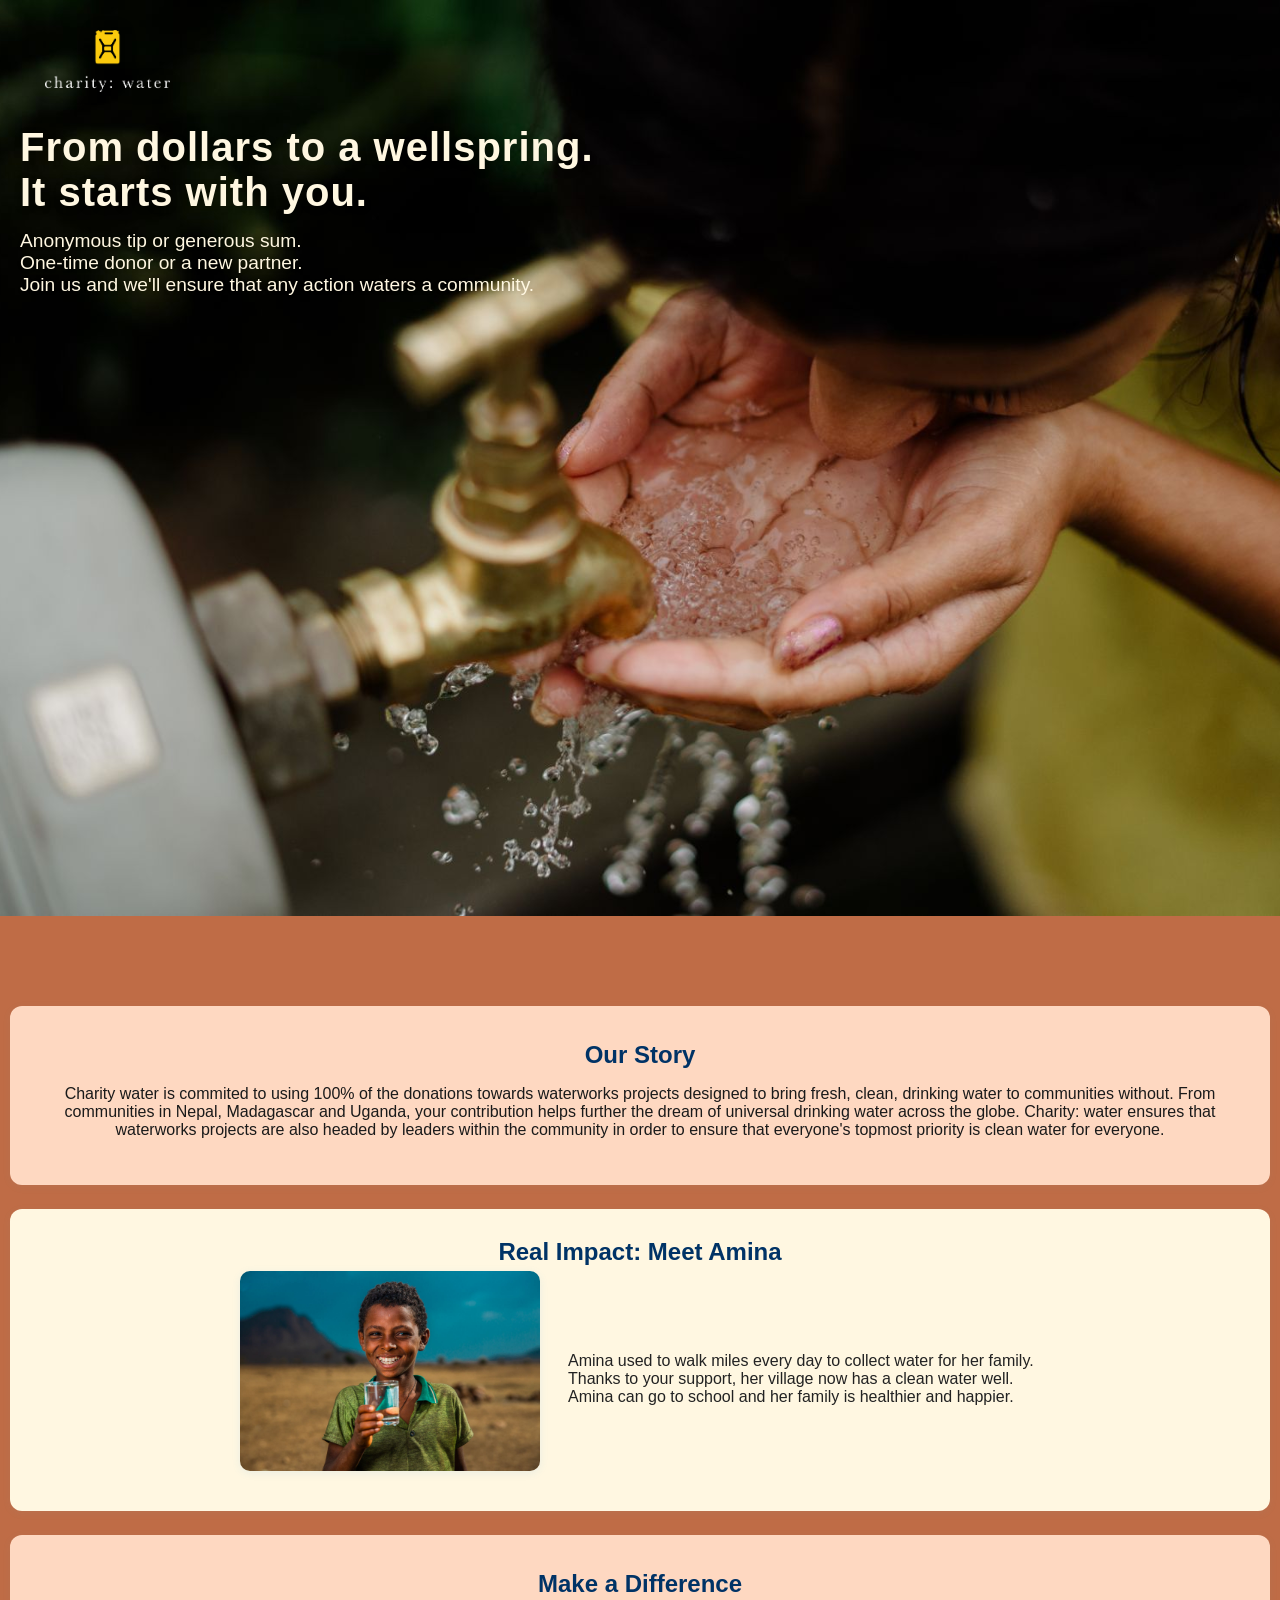
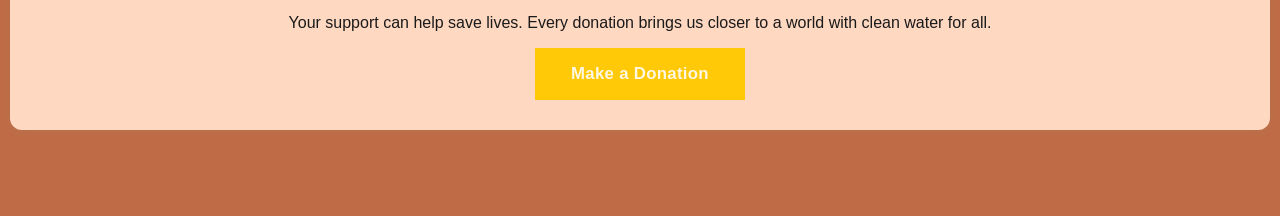
<file: index.html>
<!DOCTYPE html>
<html lang="en">
<head>
    <meta charset="UTF-8">
    <meta name="viewport" content="width=device-width, initial-scale=1.0">
    <title>Charity Water Landing Page</title>
    <link rel="stylesheet" href="styles.css">
</head>
<body>
  <!-- Hero Section: This is the main banner at the top of the page -->
  <section class="hero" style="padding-left: 20px; padding-top: 30px;">
      <img 
        src="img/charitywater_logo_vertical_WhiteText.png" 
        alt="charity: water logo" 
        class="brand-logo"
      >

      <!-- Main headline -->
      <h1 style="text-align: left;">From dollars to a wellspring.<br>
        It starts with you.</h1>
      <!-- Subheadline -->
      <p style="text-align: left;">Anonymous tip or generous sum.<br>One-time donor or a new partner.<br>
        Join us and we'll ensure that any action waters a community.
      </p>
  </section>

  <div class="landing-wrapper">
    <main>

    <!-- Story Section: This tells the story of the nonprofit -->
    <section class="story">
        <h2>Our Story</h2>
        <p>Charity water is commited to using 100% of the donations towards waterworks projects designed to bring fresh, clean, drinking water to communities without. From communities in Nepal, Madagascar and Uganda, your contribution helps further the dream of universal drinking water across the globe. Charity: water ensures that waterworks projects are also headed by leaders within the community in order to ensure that everyone's topmost priority is clean water for everyone.</p>
         
    </section>

    <!-- Real-World Impact Story Section -->
    <section class="impact-story">

      <h2>Real Impact: Meet Amina</h2>
        <div class="impact-content">
            <!-- Impact image -->
            <img src="img/amina-photo.jpg" alt="Amina smiling with clean water" class="impact-image">
            <p>
                Amina used to walk miles every day to collect water for her family. Thanks to your support, her village now has a clean water well. Amina can go to school and her family is healthier and happier.
            </p>
        </div>
    </section>

    <!-- Call-to-Action Section: This encourages visitors to take action -->
    <section class="call-to-action">
        <h2>Make a Difference</h2>
        <p>Your support can help save lives. Every donation brings us closer to a world with clean water for all.</p>
        <a href="https://www.charitywater.org/donate" class="btn-donate">Make a Donation</a>
    </section>

    </main>
  </div>

</body>

</html>
</file>
<file: styles.css>
/* charity: water Brand Colors & Fonts

Primary Colors:
- Yellow:     #FFC907
- Blue:       #2E9DF7

Secondary Colors:
- Light Blue: #8BD1CB
- Green:      #4FCB53
- Orange:     #FF902A
- Red:        #F5402C
- Dark Green: #159A48
- Pink:       #F16061

I have no clue whatever these colors are.
But here are the colors from the brand usage presentation

Yellow: #FFC907
Navy:   #003366
Cyan:   #77A8BB
White:  #FFF7E1
Black:  #1A1A1A
Skin1:  #FED8C1
Skin2:  #BF6C46
Grey:   #CBCCD1

Fonts:
- Proxima Nova
- Avenir

*/

/* 
  Charity: Water Landing Page Styles
  This CSS uses the provided color palette and beginner-friendly styles.
*/

/* Set up the main font and background color for the whole page */
body {
  background-color: #FFF7E1; 
  font-family: 'Avenir', 'Proxima Nova', Arial, sans-serif;
  margin: 0;
  padding: 0;
  color: #222;
}

/* Add a slight shadow and rounded corners to each section for depth */
section {
  background: #FFF7E1; /* White background for sections */
  border-radius: 12px; /* Rounded corners */
  box-shadow: 0 2px 8px rgba(119, 168, 187, 0.07); /* Soft blue shadow */
  margin: 24px 10px; /* Space between sections */
  padding: 24px 16px;
}

/* Hero Section Styles */
.hero {
  position: relative; /* Needed for overlay */
  /* Set a background image that covers the whole section */
  background-image: url('img/Ambote-CharityWater-09667.jpg');
  background-size: cover;      /* Make the image cover the whole area */
  background-position: center; /* Center the image */
  background-repeat: no-repeat;
  color: #FFF7E1;                 /* White text for contrast */
  text-align: center;          /* Center the text */
  padding: 600px 60px;          /* Add space above and below */
  margin: 0px;
  border-radius: 0 0 0 0; /* Only round bottom corners */


  /* Add a dark overlay for better text readability */
  /* This uses a simple linear-gradient overlay */
  background-blend-mode: darken;
}

/* Make the headline bold and modern */
.hero h1 {
  font-size: 2.5em;
  font-weight: bold;
  letter-spacing: 1px;
  margin-bottom: 15px;
  text-shadow: 0 2px 8px rgba(0,0,0,0.15); /* Soft shadow for readability */
}

/* Style the subheadline */
.hero p {
  font-size: 1.2em;
  margin-top: 0;
  text-shadow: 0 1px 4px rgba(0,0,0,0.12);
}

/* Story Section Styles */
.story {
  background-color: #FED8C1; /* Secondary Light Blue */
  color: #1A1A1A;
  text-align: center;
  padding: 30px 20px;
}

/* Add accent color to section headings */
h2 {
  color: #003366; /* Primary blue */
  margin-top: 5px;
  margin-bottom: 5px;
  font-weight: bold;
  text-align: center;
}

/* Call-to-Action Section Styles */
.call-to-action {
  background-color: #FED8C1; /* Primary Yellow */
  color: #1A1A1A;
  text-align: center;
  padding: 30px 20px;
}

/* Style the impact story image */
.impact-image {
  width: 100%;
  max-width: 320px;
  border-radius: 10px;
  margin-bottom: 16px;
  box-shadow: 0 2px 8px rgba(46, 157, 247, 0.10);
}

/* Add some spacing between sections */
section {
  margin-bottom: 20px;
}

/* 
  Media Queries for Responsive Design
  Media queries help make your website look good on different screen sizes,
  like phones (small screens) and computers (large screens).
*/

/* This media query applies styles when the screen is 600px wide or less (like on most phones) */
@media (max-width: 600px) {
  /* Make story and call-to-action sections have less padding */
  .story,
  .call-to-action,
  .donation-section {
    padding: 14px 8px;
  }

  /* Make impact story image smaller and stack above the text */
  .impact-story,
  .impact-content {
    display: block; /* Stack items vertically */
    text-align: center;
  }

  .impact-image {
    width: 90%;    /* Make image take up most of the width */
    max-width: 220px;
  }
}

/* This media query applies styles when the screen is wider than 600px (like on tablets and computers) */
@media (min-width: 601px) {
  /* Show image and text side by side in the impact story */
  .impact-content {
    display: flex;           /* Place items in a row */
    align-items: center;     /* Vertically center items */
    justify-content: center; /* Center the whole group */
    gap: 28px;               /* Space between image and text */
    text-align: left;
    max-width: 800px;
    margin: 0 auto;
  }

  .impact-image {
    width: 300px;
  }
}


    /* Outer Wrapper framing the angled blue margins */
.landing-wrapper {
  position: relative;
  width: 100%;
  min-height: 100vh;
  background-color: #BF6C46;
  display: flex;
  align-items: center;
  justify-content: center;
}

.brand-logo {
  width: 125px;
  height: auto;
  padding-left: 25px;
  display: block;
  filter: drop-shadow(0 2px 8px rgba(0, 0, 0, 0.4));
}

/* Content Area */
.hero-content {
  max-width: 580px;
  margin-top: -20px;
  margin-bottom: auto;
  z-index: 2;
}

/* CTA Button */
.btn-donate {
  display: inline-block;
  background-color: #FFC907; /* charity: water iconic yellow (The robot was fucking wrong and put some randon ass piss yellow.) */ 
  color: #FFF7E1;
  font-size: 1.05rem;
  font-weight: 700;
  text-decoration: none;
  padding: 16px 36px;
  border-radius: 0; /* Crisp rectangular edges */
  transition: background-color 0.2s ease, transform 0.15s ease;
  letter-spacing: 0.3px;
}

.btn-donate:hover {
  background-color: #159A48;
  transform: translateY(-1px);
}

.btn-donate:active {
  transform: translateY(0);
}
</file>
